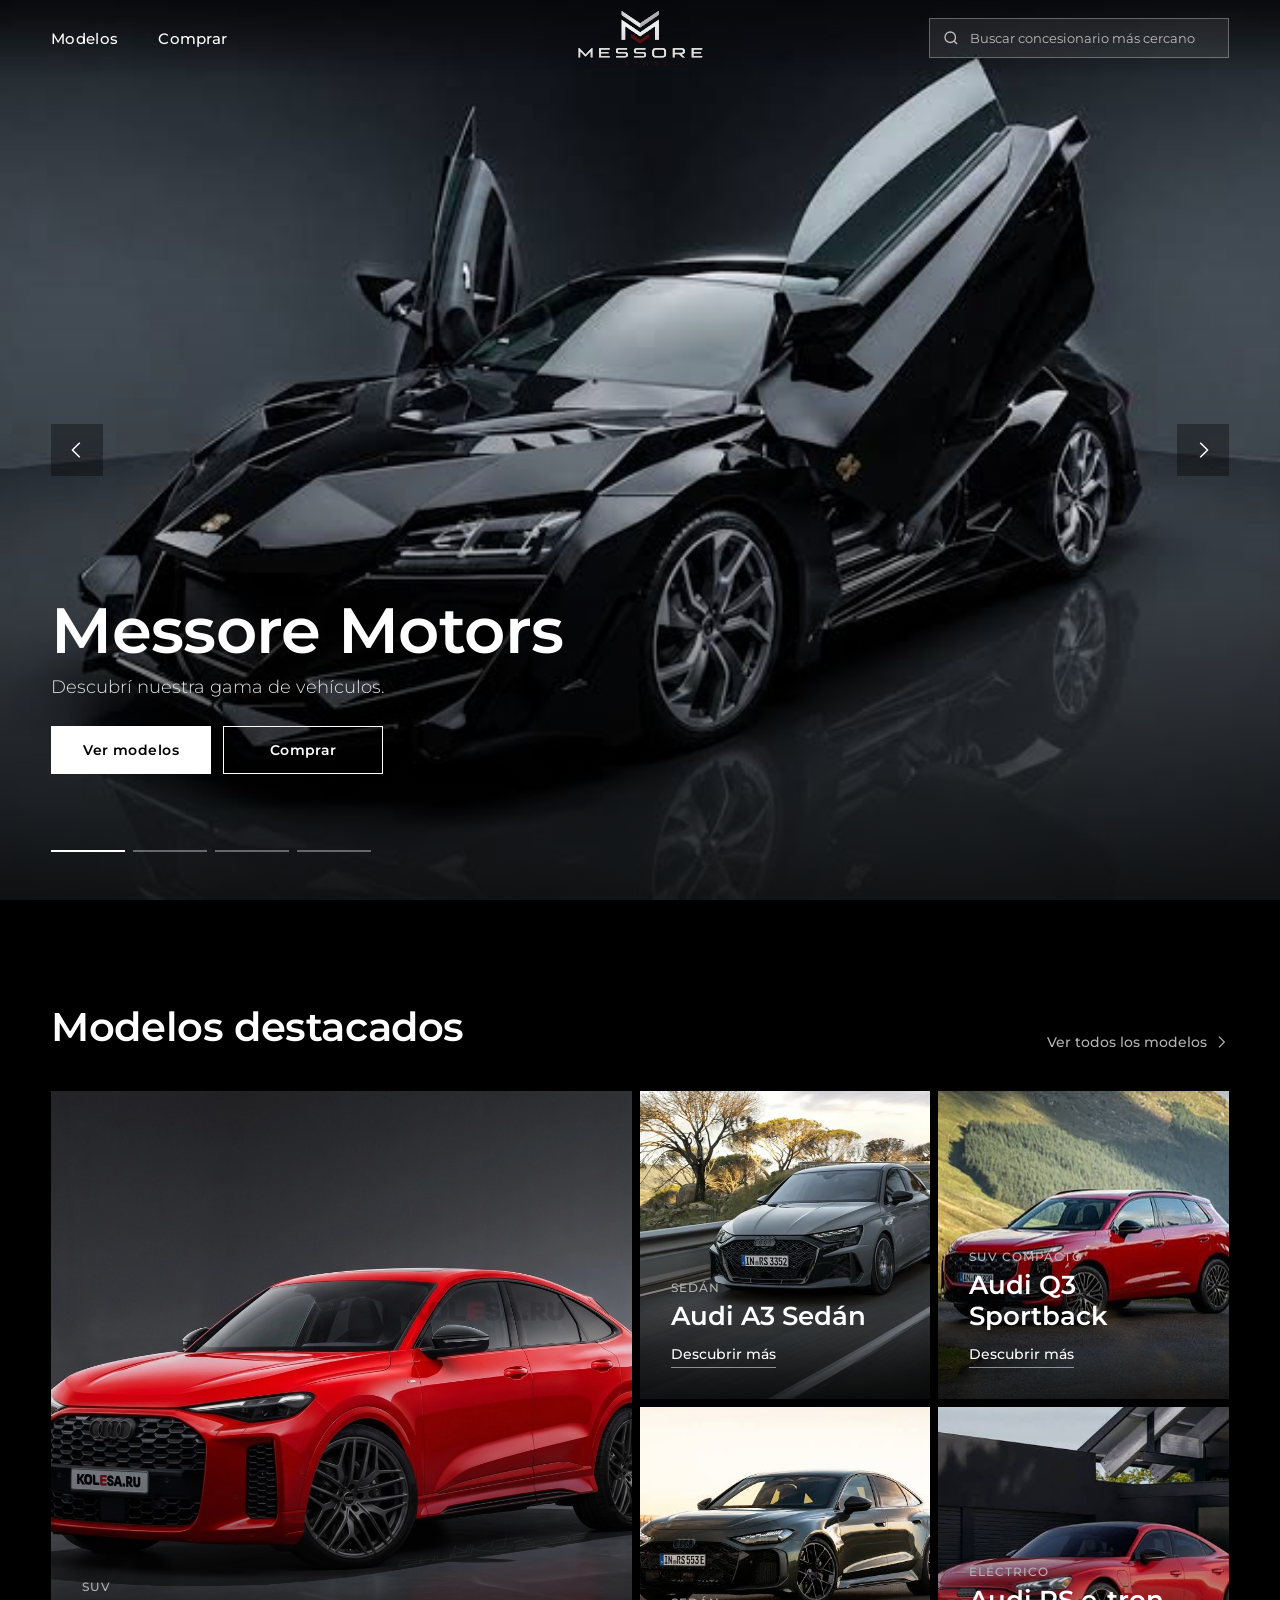
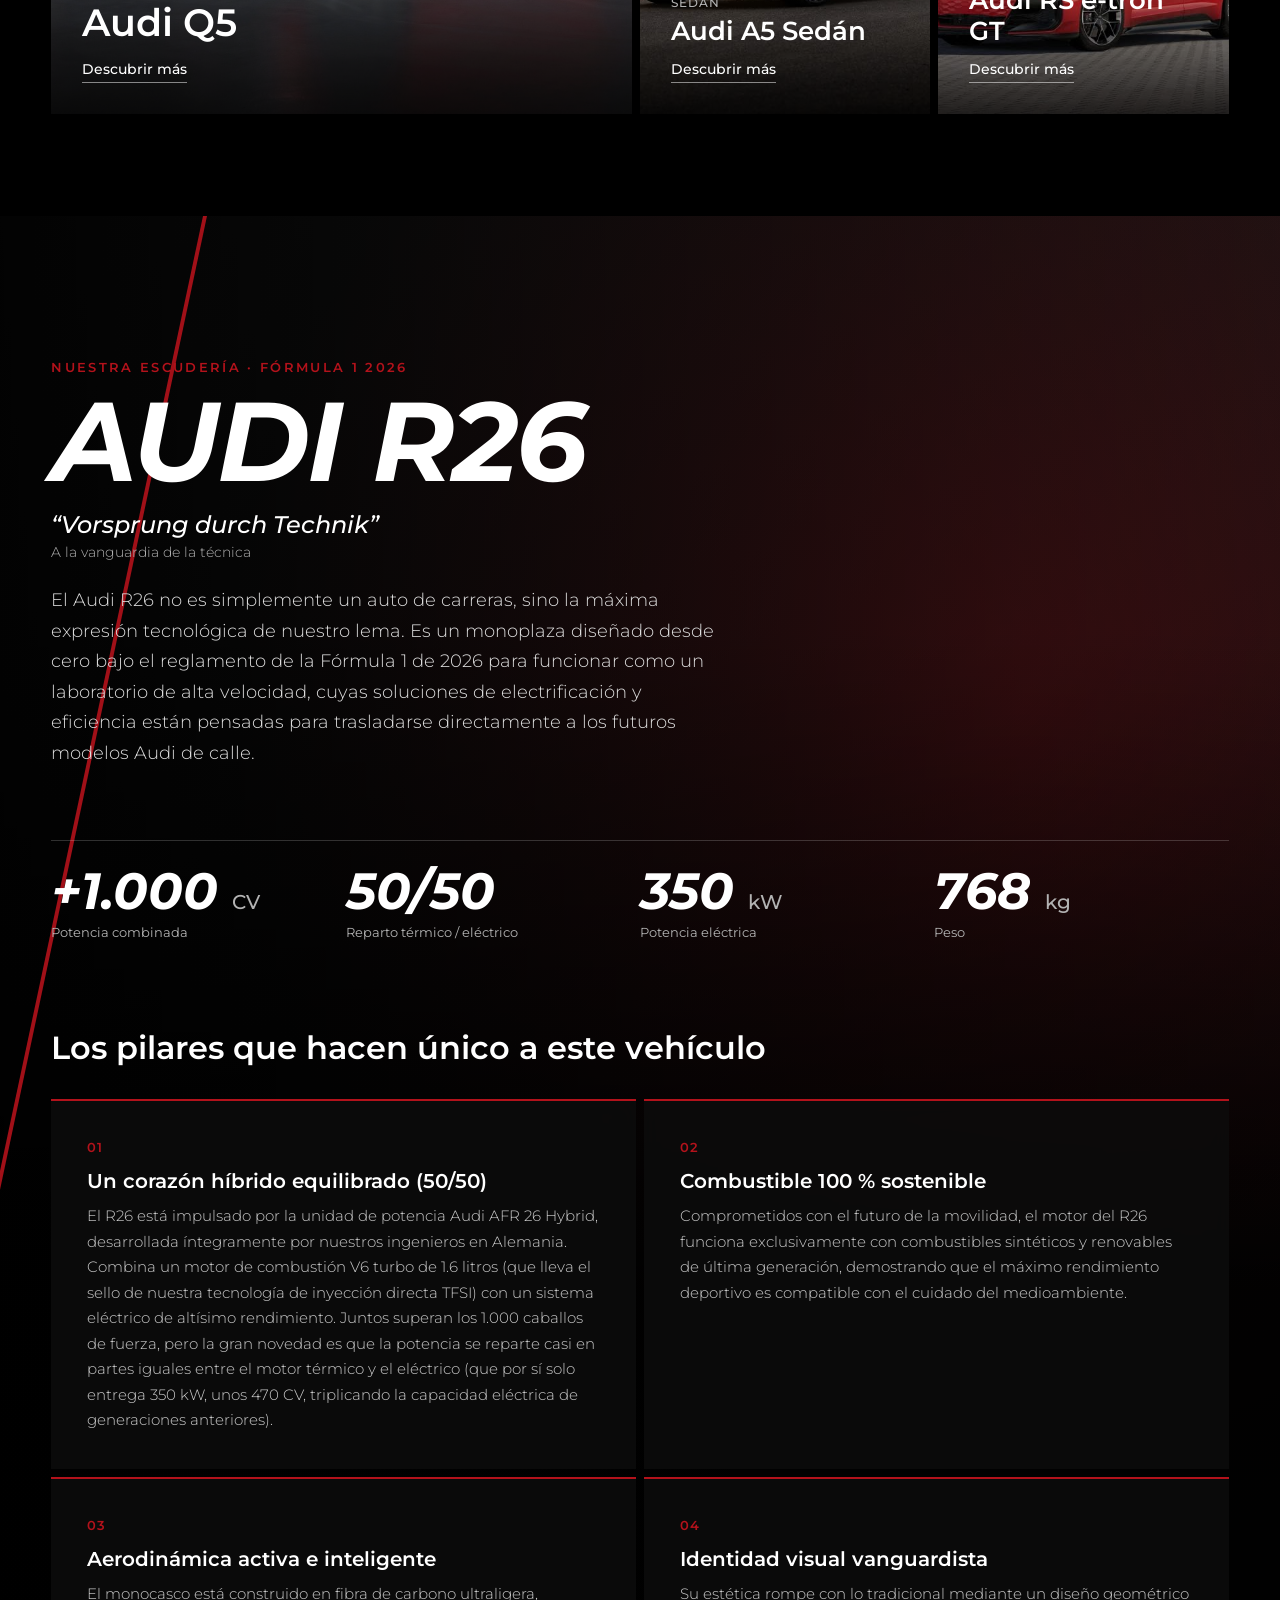
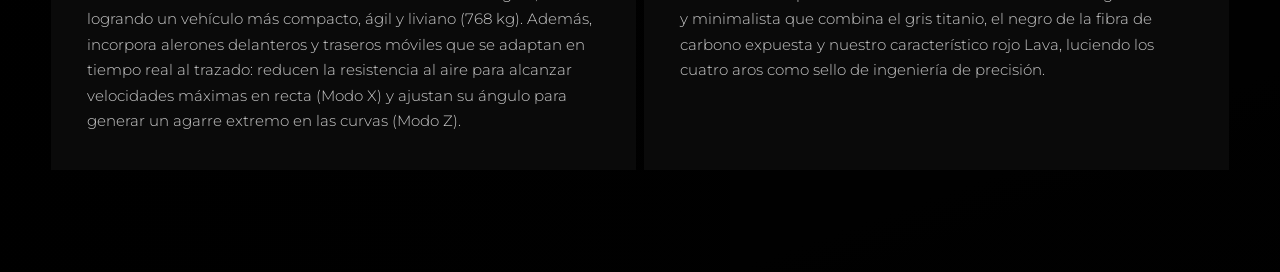
<file: index.html>
<!DOCTYPE html>
<html lang="es">
<head>
    <meta charset="UTF-8">
    <meta name="viewport" content="width=device-width, initial-scale=1.0">
    <title>MESSORE MOTORS</title>
    <link rel="preconnect" href="https://fonts.googleapis.com">
    <link rel="preconnect" href="https://fonts.gstatic.com" crossorigin>
    <link href="https://fonts.googleapis.com/css2?family=Montserrat:wght@300;400;500;600;700&display=swap" rel="stylesheet">
    <link rel="stylesheet" href="css/styles.css">
</head>
<body>

    <!-- Filtro que vuelve transparente el fondo negro del logo -->
    <svg width="0" height="0" style="position:absolute" aria-hidden="true">
        <filter id="logo-knockout" color-interpolation-filters="sRGB">
            <feColorMatrix type="matrix" values="1 0 0 0 0
                                                 0 1 0 0 0
                                                 0 0 1 0 0
                                                 1.3 1.3 1.3 0 -0.3"/>
        </filter>
    </svg>

    <!-- ===== NAVBAR ===== -->
    <header class="navbar" id="navbar">
        <div class="navbar__inner">
            <button class="navbar__toggle" id="navToggle" aria-label="Abrir menú" aria-expanded="false" aria-controls="navMenu">
                <span></span><span></span><span></span>
            </button>

            <nav class="navbar__menu" id="navMenu" aria-label="Principal">
                <a href="#modelos" class="navbar__link">Modelos</a>
                <a href="#comprar" class="navbar__link">Comprar</a>
            </nav>

            <a href="#" class="navbar__logo" aria-label="Messore Motors - Inicio">
                <img src="img/logo-messore-motors.PNG" alt="Messore Motors">
            </a>

            <form class="navbar__search" id="dealerSearch" role="search">
                <label for="dealerQuery" class="visually-hidden">Buscar concesionario más cercano</label>
                <svg class="navbar__search-icon" viewBox="0 0 24 24" aria-hidden="true"><circle cx="11" cy="11" r="7"/><path d="M20 20l-4-4"/></svg>
                <input id="dealerQuery" type="search" placeholder="Buscar concesionario más cercano" autocomplete="off">
            </form>

            <button class="navbar__search-btn" id="dealerSearchBtn" type="button" aria-label="Buscar concesionario más cercano">
                <svg viewBox="0 0 24 24" aria-hidden="true"><circle cx="11" cy="11" r="7"/><path d="M20 20l-4-4"/></svg>
            </button>
        </div>
    </header>

    <!-- ===== HERO / CARRUSEL ===== -->
    <section class="hero" id="hero" aria-roledescription="carrusel" aria-label="Destacados">
        <div class="hero__slides">
            <div class="hero__slide is-active" style="background-image:url('img/hero-1.jfif')" role="group" aria-roledescription="slide" aria-label="1 de 4"></div>
            <div class="hero__slide" style="background-image:url('img/hero-2.jfif')" role="group" aria-roledescription="slide" aria-label="2 de 4"></div>
            <div class="hero__slide" style="background-image:url('img/hero-3.jfif')" role="group" aria-roledescription="slide" aria-label="3 de 4"></div>
            <div class="hero__slide" style="background-image:url('img/hero-4.jfif')" role="group" aria-roledescription="slide" aria-label="4 de 4"></div>
        </div>

        <div class="hero__content">
            <h1 class="hero__title">Messore Motors</h1>
            <p class="hero__subtitle">Descubrí nuestra gama de vehículos.</p>
            <div class="hero__actions">
                <a href="#modelos" class="btn btn--light">Ver modelos</a>
                <a href="#comprar" class="btn btn--outline">Comprar</a>
            </div>
        </div>

        <button class="hero__arrow hero__arrow--prev" id="prevSlide" aria-label="Imagen anterior">
            <svg viewBox="0 0 24 24" aria-hidden="true"><path d="M15 4l-8 8 8 8"/></svg>
        </button>
        <button class="hero__arrow hero__arrow--next" id="nextSlide" aria-label="Imagen siguiente">
            <svg viewBox="0 0 24 24" aria-hidden="true"><path d="M9 4l8 8-8 8"/></svg>
        </button>

        <div class="hero__indicators" id="indicators"></div>
    </section>

    <!-- ===== MODELOS ===== -->
    <section class="models" id="modelos" aria-labelledby="modelsTitle">
        <div class="models__header">
            <h2 class="models__title" id="modelsTitle">Modelos destacados</h2>
            <a href="#modelos" class="models__all">Ver todos los modelos
                <svg viewBox="0 0 24 24" aria-hidden="true"><path d="M9 4l8 8-8 8"/></svg>
            </a>
        </div>

        <div class="models__grid">
            <article class="model-card model-card--featured">
                <img class="model-card__img" src="img/modelos/audi-q5.jpg" alt="Audi Q5" loading="lazy">
                <div class="model-card__body">
                    <span class="model-card__tag">SUV</span>
                    <h3 class="model-card__name">Audi Q5</h3>
                    <a href="modelo.html?id=q5" class="model-card__link">Descubrir más</a>
                </div>
            </article>

            <article class="model-card">
                <img class="model-card__img" src="img/modelos/audi-a3.jpg" alt="Audi A3 Sedán" loading="lazy">
                <div class="model-card__body">
                    <span class="model-card__tag">Sedán</span>
                    <h3 class="model-card__name">Audi A3 Sedán</h3>
                    <a href="modelo.html?id=a3" class="model-card__link">Descubrir más</a>
                </div>
            </article>

            <article class="model-card">
                <img class="model-card__img" src="img/modelos/audi-q3.jfif" alt="Audi Q3 Sportback" loading="lazy">
                <div class="model-card__body">
                    <span class="model-card__tag">SUV compacto</span>
                    <h3 class="model-card__name">Audi Q3 Sportback</h3>
                    <a href="modelo.html?id=q3" class="model-card__link">Descubrir más</a>
                </div>
            </article>

            <article class="model-card">
                <img class="model-card__img" src="img/modelos/audi-a5.jfif" alt="Audi A5 Sedán" loading="lazy">
                <div class="model-card__body">
                    <span class="model-card__tag">Sedán</span>
                    <h3 class="model-card__name">Audi A5 Sedán</h3>
                    <a href="modelo.html?id=a5" class="model-card__link">Descubrir más</a>
                </div>
            </article>

            <article class="model-card">
                <img class="model-card__img" src="img/modelos/audi-rs-etron-gt.jfif" alt="Audi RS e-tron GT" loading="lazy">
                <div class="model-card__body">
                    <span class="model-card__tag">Eléctrico</span>
                    <h3 class="model-card__name">Audi RS e-tron GT</h3>
                    <a href="modelo.html?id=rs-etron-gt" class="model-card__link">Descubrir más</a>
                </div>
            </article>
        </div>
    </section>

    <!-- ===== ESCUDERÍA F1 =====
         Imagen de fondo: img/f1/imgf1escuderia.jpg (se define en css/styles.css, .racing) -->
    <section class="racing" id="escuderia" aria-labelledby="racingTitle">
        <div class="racing__inner">
            <div class="racing__intro">
                <span class="racing__eyebrow">Nuestra escudería · Fórmula 1 2026</span>
                <h2 class="racing__title" id="racingTitle">Audi R26</h2>
                <p class="racing__motto">“Vorsprung durch Technik” <span>A la vanguardia de la técnica</span></p>
                <p class="racing__text">
                    El Audi R26 no es simplemente un auto de carreras, sino la máxima expresión tecnológica de nuestro lema.
                    Es un monoplaza diseñado desde cero bajo el reglamento de la Fórmula 1 de 2026 para funcionar como un
                    laboratorio de alta velocidad, cuyas soluciones de electrificación y eficiencia están pensadas para
                    trasladarse directamente a los futuros modelos Audi de calle.
                </p>
            </div>

            <dl class="racing__stats">
                <div><dt>Potencia combinada</dt><dd>+1.000 <span>CV</span></dd></div>
                <div><dt>Reparto térmico / eléctrico</dt><dd>50/50</dd></div>
                <div><dt>Potencia eléctrica</dt><dd>350 <span>kW</span></dd></div>
                <div><dt>Peso</dt><dd>768 <span>kg</span></dd></div>
            </dl>

            <h3 class="racing__subtitle">Los pilares que hacen único a este vehículo</h3>
            <div class="racing__pillars">
                <article class="racing__pillar">
                    <span class="racing__num">01</span>
                    <h4>Un corazón híbrido equilibrado (50/50)</h4>
                    <p>El R26 está impulsado por la unidad de potencia Audi AFR 26 Hybrid, desarrollada íntegramente por nuestros ingenieros en Alemania. Combina un motor de combustión V6 turbo de 1.6 litros (que lleva el sello de nuestra tecnología de inyección directa TFSI) con un sistema eléctrico de altísimo rendimiento. Juntos superan los 1.000 caballos de fuerza, pero la gran novedad es que la potencia se reparte casi en partes iguales entre el motor térmico y el eléctrico (que por sí solo entrega 350 kW, unos 470 CV, triplicando la capacidad eléctrica de generaciones anteriores).</p>
                </article>
                <article class="racing__pillar">
                    <span class="racing__num">02</span>
                    <h4>Combustible 100 % sostenible</h4>
                    <p>Comprometidos con el futuro de la movilidad, el motor del R26 funciona exclusivamente con combustibles sintéticos y renovables de última generación, demostrando que el máximo rendimiento deportivo es compatible con el cuidado del medioambiente.</p>
                </article>
                <article class="racing__pillar">
                    <span class="racing__num">03</span>
                    <h4>Aerodinámica activa e inteligente</h4>
                    <p>El monocasco está construido en fibra de carbono ultraligera, logrando un vehículo más compacto, ágil y liviano (768 kg). Además, incorpora alerones delanteros y traseros móviles que se adaptan en tiempo real al trazado: reducen la resistencia al aire para alcanzar velocidades máximas en recta (Modo X) y ajustan su ángulo para generar un agarre extremo en las curvas (Modo Z).</p>
                </article>
                <article class="racing__pillar">
                    <span class="racing__num">04</span>
                    <h4>Identidad visual vanguardista</h4>
                    <p>Su estética rompe con lo tradicional mediante un diseño geométrico y minimalista que combina el gris titanio, el negro de la fibra de carbono expuesta y nuestro característico rojo Lava, luciendo los cuatro aros como sello de ingeniería de precisión.</p>
                </article>
            </div>
        </div>
    </section>

    <script src="js/main.js"></script>
</body>
</html>
</file>
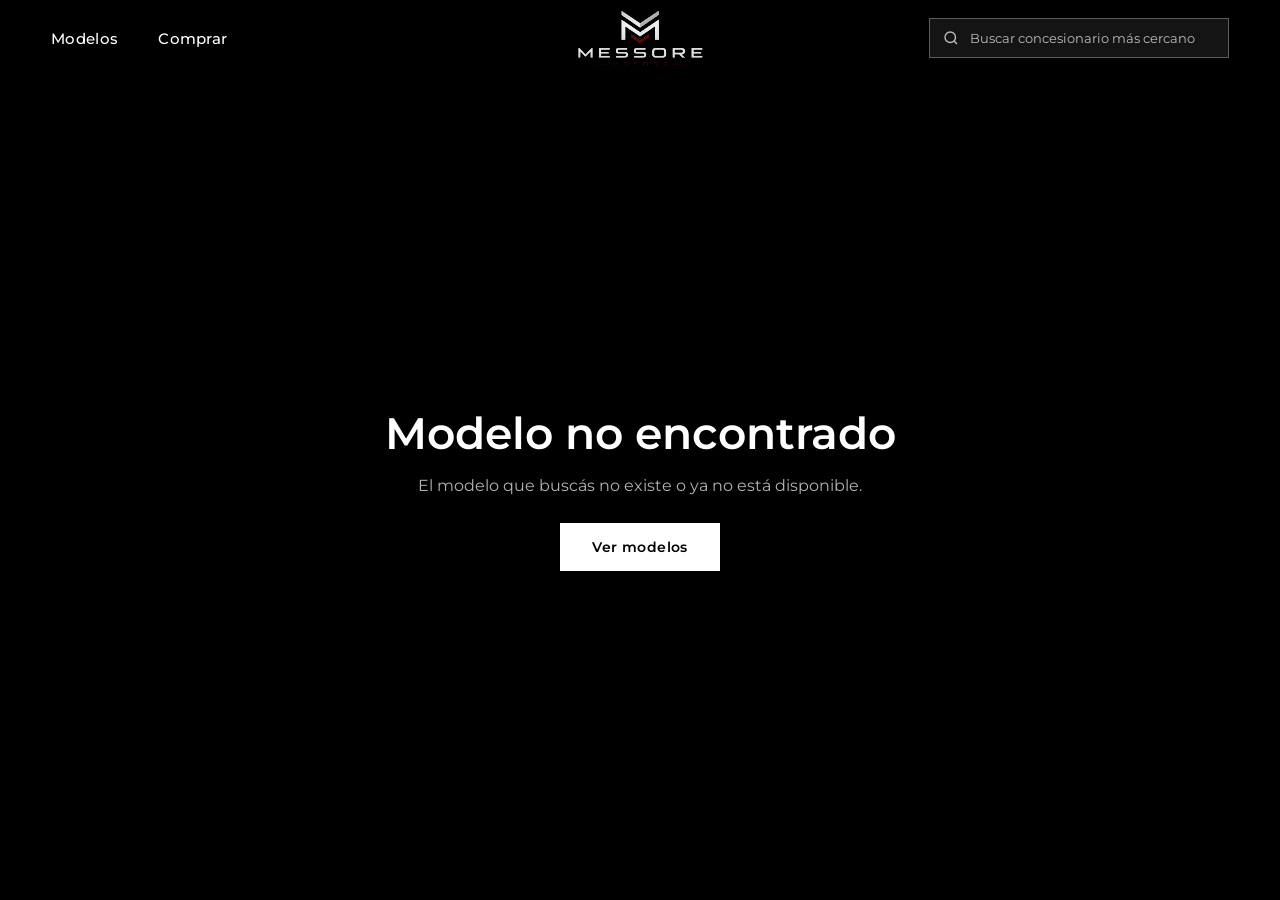
<file: modelo.html>
<!DOCTYPE html>
<html lang="es">
<head>
    <meta charset="UTF-8">
    <meta name="viewport" content="width=device-width, initial-scale=1.0">
    <title>Modelo | MESSORE MOTORS</title>
    <link rel="preconnect" href="https://fonts.googleapis.com">
    <link rel="preconnect" href="https://fonts.gstatic.com" crossorigin>
    <link href="https://fonts.googleapis.com/css2?family=Montserrat:wght@300;400;500;600;700&display=swap" rel="stylesheet">
    <link rel="stylesheet" href="css/styles.css">
</head>
<body>

    <!-- Filtro que vuelve transparente el fondo negro del logo -->
    <svg width="0" height="0" style="position:absolute" aria-hidden="true">
        <filter id="logo-knockout" color-interpolation-filters="sRGB">
            <feColorMatrix type="matrix" values="1 0 0 0 0
                                                 0 1 0 0 0
                                                 0 0 1 0 0
                                                 1.3 1.3 1.3 0 -0.3"/>
        </filter>
    </svg>

    <!-- ===== NAVBAR ===== -->
    <header class="navbar" id="navbar">
        <div class="navbar__inner">
            <button class="navbar__toggle" id="navToggle" aria-label="Abrir menú" aria-expanded="false" aria-controls="navMenu">
                <span></span><span></span><span></span>
            </button>

            <nav class="navbar__menu" id="navMenu" aria-label="Principal">
                <a href="index.html#modelos" class="navbar__link">Modelos</a>
                <a href="index.html#comprar" class="navbar__link">Comprar</a>
            </nav>

            <a href="index.html" class="navbar__logo" aria-label="Messore Motors - Inicio">
                <img src="img/logo-messore-motors.PNG" alt="Messore Motors">
            </a>

            <form class="navbar__search" id="dealerSearch" role="search">
                <label for="dealerQuery" class="visually-hidden">Buscar concesionario más cercano</label>
                <svg class="navbar__search-icon" viewBox="0 0 24 24" aria-hidden="true"><circle cx="11" cy="11" r="7"/><path d="M20 20l-4-4"/></svg>
                <input id="dealerQuery" type="search" placeholder="Buscar concesionario más cercano" autocomplete="off">
            </form>

            <button class="navbar__search-btn" id="dealerSearchBtn" type="button" aria-label="Buscar concesionario más cercano">
                <svg viewBox="0 0 24 24" aria-hidden="true"><circle cx="11" cy="11" r="7"/><path d="M20 20l-4-4"/></svg>
            </button>
        </div>
    </header>

    <main id="modelPage">
        <!-- ===== HERO DEL MODELO ===== -->
        <section class="model-hero" id="mHero" aria-roledescription="carrusel" aria-label="Modelos">
            <h1 class="visually-hidden" id="mPageTitle"></h1>

            <a href="index.html#modelos" class="model-hero__back">
                <svg viewBox="0 0 24 24" aria-hidden="true"><path d="M15 4l-8 8 8 8"/></svg>
                Todos los modelos
            </a>

            <!-- Las slides se generan desde js/modelos-data.js -->
            <div class="model-hero__slides" id="mSlides"></div>

            <button class="hero__arrow hero__arrow--prev" id="mPrev" aria-label="Modelo anterior">
                <svg viewBox="0 0 24 24" aria-hidden="true"><path d="M15 4l-8 8 8 8"/></svg>
            </button>
            <button class="hero__arrow hero__arrow--next" id="mNext" aria-label="Modelo siguiente">
                <svg viewBox="0 0 24 24" aria-hidden="true"><path d="M9 4l8 8-8 8"/></svg>
            </button>

            <nav class="model-hero__tabs" id="mTabs" aria-label="Elegir modelo"></nav>
        </section>

        <div class="model-details" id="mDetails">

        <!-- ===== CIFRAS DESTACADAS ===== -->
        <section class="model-stats" id="mStats" hidden></section>

        <!-- ===== DESCRIPCIÓN ===== -->
        <section class="model-section model-intro" id="mIntro" hidden>
            <h2 class="model-section__title" id="mIntroTitle"></h2>
            <div class="model-intro__text" id="mDescription"></div>
        </section>

        <!-- ===== VENTAJAS ===== -->
        <section class="model-section" id="mFeatures" hidden>
            <h2 class="model-section__title" id="mFeaturesTitle">¿Por qué elegir este modelo?</h2>
            <div class="model-features" id="mFeaturesList"></div>
        </section>

        <!-- ===== FICHA TÉCNICA ===== -->
        <section class="model-section" id="mSpecs" hidden>
            <h2 class="model-section__title">Ficha técnica</h2>
            <dl class="model-specs" id="mSpecsList"></dl>
        </section>

        <!-- ===== GALERÍA ===== -->
        <section class="model-section" id="mGallery" hidden>
            <h2 class="model-section__title">Galería</h2>
            <div class="model-gallery" id="mGalleryGrid"></div>
        </section>

        <!-- ===== AVISO SIN INFO ===== -->
        <section class="model-section model-soon" id="mSoon" hidden>
            <p>Estamos preparando la información completa de este modelo. Mientras tanto, consultanos para conocer precios, versiones y disponibilidad.</p>
        </section>
        </div>

        <!-- ===== CTA ===== -->
        <section class="model-cta" id="consultar">
            <h2 class="model-cta__title" id="mCtaTitle">¿Te interesa este modelo?</h2>
            <p class="model-cta__text">Nuestro equipo te asesora sobre versiones, financiación y disponibilidad.</p>
            <a href="index.html#comprar" class="btn btn--light">Contactar a un asesor</a>
        </section>
    </main>

    <!-- ===== MODELO NO ENCONTRADO ===== -->
    <section class="model-notfound" id="notFound" hidden>
        <h1>Modelo no encontrado</h1>
        <p>El modelo que buscás no existe o ya no está disponible.</p>
        <a href="index.html#modelos" class="btn btn--light">Ver modelos</a>
    </section>

    <script src="js/modelos-data.js"></script>
    <script src="js/main.js"></script>
    <script src="js/modelo.js"></script>
</body>
</html>
</file>
<file: css/styles.css>
/* ===== Variables ===== */
:root {
    --black: #000;
    --white: #fff;
    --red: #b3121b;
    --gray: #b3b3b3;
    --nav-h: 76px;
    --gutter: clamp(16px, 4vw, 56px);
    --ease: cubic-bezier(.75, .02, .5, 1);
}

*,
*::before,
*::after { box-sizing: border-box; margin: 0; padding: 0; }

html { scroll-behavior: smooth; }

body {
    font-family: 'Montserrat', system-ui, sans-serif;
    background: var(--black);
    color: var(--white);
    -webkit-font-smoothing: antialiased;
}

a { color: inherit; text-decoration: none; }
button { font: inherit; color: inherit; background: none; border: 0; cursor: pointer; }

/* ===== NAVBAR ===== */
.navbar {
    position: fixed;
    inset: 0 0 auto 0;
    z-index: 100;
    height: var(--nav-h);
    background: linear-gradient(to bottom, rgba(0,0,0,.6), rgba(0,0,0,0));
    transition: background-color .4s var(--ease), box-shadow .4s var(--ease);
}

.navbar.is-scrolled {
    background-color: var(--black);
    box-shadow: 0 1px 0 rgba(255,255,255,.08);
}

/* 3 columnas: menú | logo centrado | buscador */
.navbar__inner {
    height: 100%;
    padding: 0 var(--gutter);
    display: grid;
    grid-template-columns: 1fr auto 1fr;
    align-items: center;
    gap: 16px;
}

.navbar__menu {
    grid-column: 1;
    grid-row: 1;
    justify-self: start;
    display: flex;
    gap: 40px;
}
.navbar__toggle { grid-column: 1; grid-row: 1; justify-self: start; }
.navbar__logo   { grid-column: 2; grid-row: 1; }
.navbar__search,
.navbar__search-btn { grid-column: 3; grid-row: 1; justify-self: end; }

/* Buscador */
.navbar__search {
    position: relative;
    width: min(100%, 300px);
}
.navbar__search input {
    width: 100%;
    height: 40px;
    padding: 0 14px 0 40px;
    font: inherit;
    font-size: 13px;
    color: var(--white);
    background: rgba(255,255,255,.08);
    border: 1px solid rgba(255,255,255,.3);
    border-radius: 0;
    outline: none;
    transition: border-color .25s, background-color .25s;
}
.navbar__search input::placeholder { color: #bdbdbd; }
.navbar__search input:hover { border-color: rgba(255,255,255,.6); }
.navbar__search input:focus { border-color: var(--white); background: rgba(255,255,255,.14); }
.navbar__search input::-webkit-search-cancel-button { filter: invert(1); }

.navbar__search-icon,
.navbar__search-btn svg {
    width: 18px;
    height: 18px;
    fill: none;
    stroke: currentColor;
    stroke-width: 1.8;
}
.navbar__search-icon {
    position: absolute;
    left: 13px;
    top: 50%;
    transform: translateY(-50%);
    color: #bdbdbd;
    pointer-events: none;
}
.navbar__search-btn {
    display: none;
    width: 40px;
    height: 40px;
    place-items: center;
    margin-right: -10px;
}
.navbar__search-btn svg { width: 22px; height: 22px; }

/* ===== PANEL DEL MAPA ===== */
.dealer-modal {
    position: fixed;
    inset: 0;
    z-index: 200;
    display: grid;
    place-items: center;
    padding: 16px;
}
.dealer-modal__backdrop {
    position: absolute;
    inset: 0;
    background: rgba(0,0,0,.75);
    backdrop-filter: blur(4px);
    -webkit-backdrop-filter: blur(4px);
    animation: fadeIn .25s ease;
}
.dealer-modal__panel {
    position: relative;
    width: min(100%, 960px);
    max-height: calc(100svh - 32px);
    display: flex;
    flex-direction: column;
    gap: 16px;
    padding: clamp(20px, 3vw, 32px);
    background: #0e0e0e;
    border-top: 2px solid var(--red);
    overflow-y: auto;
    animation: panelIn .35s var(--ease);
}
@keyframes fadeIn { from { opacity: 0; } }
@keyframes panelIn { from { opacity: 0; transform: translateY(16px); } }

.dealer-modal__head {
    display: flex;
    align-items: center;
    justify-content: space-between;
    gap: 16px;
}
.dealer-modal__title { font-size: clamp(18px, 2.2vw, 24px); font-weight: 600; }
.dealer-modal__close {
    width: 40px;
    height: 40px;
    display: grid;
    place-items: center;
    margin-right: -8px;
    flex-shrink: 0;
}
.dealer-modal__close svg { width: 22px; height: 22px; fill: none; stroke: var(--white); stroke-width: 1.6; }

.dealer-modal__form {
    display: flex;
    flex-wrap: wrap;
    gap: 8px;
}
.dealer-modal__form input {
    flex: 1 1 260px;
    height: 48px;
    padding: 0 16px;
    font: inherit;
    font-size: 15px;
    color: var(--white);
    background: #1a1a1a;
    border: 1px solid rgba(255,255,255,.25);
    border-radius: 0;
    outline: none;
}
.dealer-modal__form input:focus { border-color: var(--white); }
.dealer-modal__form .btn { min-width: 0; padding: 0 24px; height: 48px; }
.dealer-modal__locate { gap: 8px; }
.dealer-modal__locate svg { width: 18px; height: 18px; fill: none; stroke: currentColor; stroke-width: 1.6; }

.dealer-modal__status { font-size: 14px; color: var(--gray); min-height: 1em; margin: -4px 0; }
.dealer-modal__status:empty { display: none; }

.dealer-modal__map {
    position: relative;
    aspect-ratio: 16 / 9;
    min-height: 280px;
    background: #161616;
}
.dealer-modal__map iframe {
    position: absolute;
    inset: 0;
    width: 100%;
    height: 100%;
    border: 0;
}
.dealer-modal__empty {
    position: absolute;
    inset: 0;
    display: grid;
    place-items: center;
    padding: 24px;
    text-align: center;
    font-size: 15px;
    font-weight: 300;
    color: var(--gray);
}
.dealer-modal__external {
    align-self: flex-start;
    font-size: 14px;
    font-weight: 500;
    padding-bottom: 3px;
    border-bottom: 1px solid rgba(255,255,255,.5);
}
.dealer-modal__external:hover { border-color: var(--white); }

@media (max-width: 1024px) {
    .navbar__menu { gap: 24px; }
    .navbar__search { width: min(100%, 230px); }
    .navbar__search input { font-size: 12px; }
}

.navbar__link {
    position: relative;
    font-size: 15px;
    font-weight: 500;
    letter-spacing: .02em;
    padding: 8px 0;
}

/* Subrayado animado (estilo Audi) */
.navbar__link::after {
    content: "";
    position: absolute;
    left: 0;
    bottom: 0;
    width: 100%;
    height: 2px;
    background: var(--white);
    transform: scaleX(0);
    transform-origin: left;
    transition: transform .3s var(--ease);
}
.navbar__link:hover::after,
.navbar__link:focus-visible::after { transform: scaleX(1); }

/* Logo: recorta el área útil del PNG y elimina el fondo negro */
.navbar__logo {
    display: block;
    width: 130px;
    aspect-ratio: 940 / 430;
    overflow: hidden;
    position: relative;
    z-index: 2;   /* queda visible sobre el menú mobile abierto */
}
.navbar__logo img {
    display: block;
    width: 163.4%;          /* 1536 / 940 */
    margin-left: -31.9%;    /* 300 / 940  */
    margin-top: -30.85%;    /* 290 / 940  */
    filter: url(#logo-knockout);
}

/* Hamburguesa (solo mobile) */
.navbar__toggle {
    display: none;
    width: 28px;
    height: 20px;
    position: relative;
    z-index: 2;
}
.navbar__toggle span {
    position: absolute;
    left: 0;
    width: 100%;
    height: 2px;
    background: var(--white);
    transition: transform .3s var(--ease), opacity .2s;
}
.navbar__toggle span:nth-child(1) { top: 0; }
.navbar__toggle span:nth-child(2) { top: 9px; }
.navbar__toggle span:nth-child(3) { top: 18px; }

.navbar__toggle[aria-expanded="true"] span:nth-child(1) { transform: translateY(9px) rotate(45deg); }
.navbar__toggle[aria-expanded="true"] span:nth-child(2) { opacity: 0; }
.navbar__toggle[aria-expanded="true"] span:nth-child(3) { transform: translateY(-9px) rotate(-45deg); }

/* ===== HERO / CARRUSEL ===== */
.hero {
    position: relative;
    height: 100vh;
    height: 100svh;
    min-height: 480px;
    overflow: hidden;
    background: var(--black);
}

.hero__slide {
    position: absolute;
    inset: 0;
    background-size: cover;
    background-position: center;
    opacity: 0;
    transform: scale(1.06);
    transition: opacity 1s var(--ease), transform 6s linear;
}
.hero__slide.is-active {
    opacity: 1;
    transform: scale(1);
}

/* Oscurecido para legibilidad del texto */
.hero::after {
    content: "";
    position: absolute;
    inset: 0;
    background: linear-gradient(to top, rgba(0,0,0,.75) 0%, rgba(0,0,0,.15) 45%, rgba(0,0,0,0) 70%);
    pointer-events: none;
}

.hero__content {
    position: absolute;
    z-index: 2;
    left: var(--gutter);
    right: var(--gutter);
    bottom: clamp(90px, 14vh, 140px);
    max-width: 640px;
}

.hero__title {
    font-size: clamp(32px, 6vw, 64px);
    font-weight: 600;
    line-height: 1.05;
    letter-spacing: -.01em;
}

.hero__subtitle {
    margin-top: 12px;
    font-size: clamp(15px, 1.6vw, 18px);
    font-weight: 300;
    color: #e5e5e5;
}

.hero__actions {
    margin-top: 28px;
    display: flex;
    flex-wrap: wrap;
    gap: 12px;
}

.btn {
    display: inline-flex;
    align-items: center;
    justify-content: center;
    min-width: 160px;
    padding: 14px 28px;
    font-size: 14px;
    font-weight: 600;
    letter-spacing: .03em;
    border: 1px solid var(--white);
    transition: background-color .25s, color .25s, border-color .25s;
}
.btn--light { background: var(--white); color: var(--black); }
.btn--light:hover { background: var(--red); border-color: var(--red); color: var(--white); }
.btn--outline:hover { background: var(--white); color: var(--black); }

/* Flechas */
.hero__arrow {
    position: absolute;
    z-index: 3;
    top: 50%;
    transform: translateY(-50%);
    width: 52px;
    height: 52px;
    display: grid;
    place-items: center;
    background: rgba(0,0,0,.35);
    transition: background-color .25s;
}
.hero__arrow:hover { background: rgba(0,0,0,.7); }
.hero__arrow--prev { left: var(--gutter); }
.hero__arrow--next { right: var(--gutter); }
.hero__arrow svg {
    width: 22px;
    height: 22px;
    fill: none;
    stroke: var(--white);
    stroke-width: 1.6;
}

/* Indicadores con barra de progreso */
.hero__indicators {
    position: absolute;
    z-index: 3;
    left: var(--gutter);
    right: var(--gutter);
    bottom: 40px;
    display: flex;
    gap: 8px;
    max-width: 320px;
}
.hero__indicator {
    flex: 1;
    height: 18px;
    position: relative;
}
.hero__indicator::before,
.hero__indicator span {
    content: "";
    position: absolute;
    left: 0;
    top: 50%;
    height: 2px;
    margin-top: -1px;
}
.hero__indicator::before { width: 100%; background: rgba(255,255,255,.35); }
.hero__indicator span { width: 0; background: var(--white); }
.hero__indicator.is-done span { width: 100%; }
.hero__indicator.is-active span {
    animation: progress var(--duration, 6s) linear forwards;
}
.hero.is-paused .hero__indicator.is-active span { animation-play-state: paused; }

@keyframes progress { to { width: 100%; } }

/* ===== MODELOS ===== */
.models {
    padding: clamp(56px, 8vw, 112px) var(--gutter);
    background: var(--black);
    scroll-margin-top: var(--nav-h);
}

.models__header {
    display: flex;
    align-items: flex-end;
    justify-content: space-between;
    gap: 16px;
    flex-wrap: wrap;
    margin-bottom: clamp(24px, 4vw, 40px);
}

.models__title {
    font-size: clamp(26px, 3.6vw, 40px);
    font-weight: 600;
    letter-spacing: -.01em;
}

.models__all {
    display: inline-flex;
    align-items: center;
    gap: 6px;
    font-size: 14px;
    font-weight: 500;
    color: var(--gray);
    transition: color .25s;
}
.models__all:hover { color: var(--white); }
.models__all svg { width: 16px; height: 16px; fill: none; stroke: currentColor; stroke-width: 1.8; }

/* Mosaico: 1 destacado grande + 4 chicos */
.models__grid {
    display: grid;
    grid-template-columns: 2fr 1fr 1fr;
    grid-template-rows: repeat(2, clamp(240px, 24vw, 360px));
    gap: 8px;
}

.model-card {
    position: relative;
    overflow: hidden;
    /* Fondo de reemplazo mientras no haya foto */
    background:
        radial-gradient(ellipse at 70% 20%, rgba(179,18,27,.25), transparent 60%),
        linear-gradient(135deg, #1c1c1c, #0b0b0b);
}
.model-card--featured { grid-row: span 2; }

.model-card__img {
    position: absolute;
    inset: 0;
    width: 100%;
    height: 100%;
    object-fit: cover;
    transition: transform .8s var(--ease);
}
.model-card__img.is-missing { display: none; }

.model-card::after {
    content: "";
    position: absolute;
    inset: 0;
    background: linear-gradient(to top, rgba(0,0,0,.8) 0%, rgba(0,0,0,0) 55%);
    pointer-events: none;
}

.model-card:hover .model-card__img { transform: scale(1.05); }

.model-card__body {
    position: absolute;
    z-index: 1;
    left: 0;
    right: 0;
    bottom: 0;
    padding: clamp(18px, 2.4vw, 32px);
}

.model-card__tag {
    font-size: 12px;
    font-weight: 500;
    letter-spacing: .08em;
    text-transform: uppercase;
    color: var(--gray);
}

.model-card__name {
    margin-top: 4px;
    font-size: clamp(20px, 2vw, 26px);
    font-weight: 600;
}
.model-card--featured .model-card__name { font-size: clamp(26px, 3vw, 40px); }

.model-card__link {
    display: inline-block;
    margin-top: 14px;
    padding-bottom: 4px;
    font-size: 14px;
    font-weight: 500;
    border-bottom: 1px solid rgba(255,255,255,.5);
    transition: border-color .25s;
}
.model-card__link:hover { border-color: var(--white); }

/* Toda la tarjeta es clickeable */
.model-card__link::before {
    content: "";
    position: absolute;
    inset: 0;
    z-index: 1;
}
.model-card__link:focus-visible { outline: none; }
.model-card:has(.model-card__link:focus-visible) { outline: 2px solid var(--white); outline-offset: 2px; }

@media (max-width: 1024px) {
    .models__grid {
        grid-template-columns: 1fr 1fr;
        grid-template-rows: none;
        grid-auto-rows: clamp(220px, 34vw, 320px);
    }
    .model-card--featured { grid-column: span 2; grid-row: auto; }
}

/* ===== ESCUDERÍA F1 ===== */
.racing {
    position: relative;
    isolation: isolate;
    padding: clamp(80px, 11vw, 150px) var(--gutter) clamp(64px, 8vw, 112px);
    overflow: hidden;
    /* Imagen de fondo + fondo de reemplazo si no carga */
    background:
        url('../img/f1/imgf1escuderia.jpg') center top / cover no-repeat,
        radial-gradient(ellipse at 80% 30%, rgba(179,18,27,.35), transparent 55%),
        linear-gradient(160deg, #1a1a1a, #050505);
    scroll-margin-top: var(--nav-h);
}

/* Efecto parallax suave solo en computadoras */
@media (hover: hover) and (min-width: 1025px) {
    .racing { background-attachment: fixed, scroll, scroll; }
}

/* Oscurecido: deja ver la foto arriba a la derecha y oscurece donde hay texto */
.racing::before {
    content: "";
    position: absolute;
    inset: 0;
    z-index: -1;
    background:
        linear-gradient(90deg, rgba(0,0,0,.9) 0%, rgba(0,0,0,.55) 50%, rgba(0,0,0,.2) 100%),
        linear-gradient(to bottom, rgba(0,0,0,0) 25%, rgba(0,0,0,.92) 65%);
}

/* Franja roja diagonal de acento */
.racing::after {
    content: "";
    position: absolute;
    z-index: -1;
    top: 0;
    bottom: 0;
    left: calc(var(--gutter) - 24px);
    width: 4px;
    background: var(--red);
    transform: skewX(-12deg);
    opacity: .9;
}

.racing__inner { max-width: 1280px; }
.racing__intro { max-width: 680px; }

.racing__eyebrow {
    display: inline-block;
    font-size: 13px;
    font-weight: 600;
    letter-spacing: .18em;
    text-transform: uppercase;
    color: var(--red);
}

.racing__title {
    margin-top: 12px;
    font-size: clamp(48px, 9vw, 112px);
    font-weight: 700;
    line-height: .95;
    letter-spacing: -.02em;
    text-transform: uppercase;
    font-style: italic;
}

.racing__motto {
    margin-top: 16px;
    font-size: clamp(18px, 2vw, 24px);
    font-weight: 500;
    font-style: italic;
}
.racing__motto span {
    display: block;
    margin-top: 4px;
    font-size: 14px;
    font-weight: 300;
    font-style: normal;
    color: var(--gray);
}

.racing__text {
    margin-top: 24px;
    font-size: clamp(16px, 1.4vw, 18px);
    font-weight: 300;
    line-height: 1.7;
    color: #ddd;
}

/* Cifras */
.racing__stats {
    display: grid;
    grid-template-columns: repeat(4, 1fr);
    margin-top: clamp(40px, 6vw, 72px);
    border-top: 1px solid rgba(255,255,255,.18);
}
.racing__stats > div {
    padding: 24px 24px 0 0;
    display: flex;
    flex-direction: column-reverse;
    justify-content: flex-end;
    gap: 8px;
}
.racing__stats dt { font-size: 13px; color: var(--gray); }
.racing__stats dd {
    font-size: clamp(30px, 4vw, 52px);
    font-weight: 700;
    font-style: italic;
    line-height: 1;
}
.racing__stats dd span { font-size: .4em; font-weight: 500; font-style: normal; color: var(--gray); }

/* Pilares */
.racing__subtitle {
    margin: clamp(56px, 7vw, 88px) 0 clamp(20px, 3vw, 32px);
    font-size: clamp(22px, 2.6vw, 32px);
    font-weight: 600;
}
.racing__pillars {
    display: grid;
    grid-template-columns: repeat(2, 1fr);
    gap: 8px;
}
.racing__pillar {
    padding: clamp(24px, 3vw, 36px);
    background: rgba(14,14,14,.78);
    backdrop-filter: blur(10px);
    -webkit-backdrop-filter: blur(10px);
    border-top: 2px solid var(--red);
}
.racing__num {
    font-size: 13px;
    font-weight: 600;
    letter-spacing: .08em;
    color: var(--red);
}
.racing__pillar h4 {
    margin: 12px 0 10px;
    font-size: clamp(18px, 1.6vw, 21px);
    font-weight: 600;
}
.racing__pillar p {
    font-size: 15px;
    font-weight: 300;
    line-height: 1.7;
    color: #ccc;
}

@media (max-width: 1024px) {
    .racing__stats { grid-template-columns: repeat(2, 1fr); row-gap: 8px; }
    .racing__pillars { grid-template-columns: 1fr; }
}

@media (max-width: 768px) {
    .racing { background-size: auto 70vh, auto, auto; }
    .racing::before {
        background: linear-gradient(to bottom, rgba(0,0,0,.45) 0%, rgba(0,0,0,.85) 40%, rgba(0,0,0,.96) 70%);
    }
    .racing::after { left: 6px; width: 3px; }
}

/* ===== PÁGINA DE MODELO ===== */
[hidden] { display: none !important; }

.visually-hidden {
    position: absolute;
    width: 1px;
    height: 1px;
    overflow: hidden;
    clip: rect(0 0 0 0);
    white-space: nowrap;
}

/* Carrusel manual de modelos */
.model-hero {
    --tabs-h: 56px;
    position: relative;
    height: 100vh;
    height: 100svh;
    min-height: 600px;
    overflow: hidden;
    background: var(--black);
}

.model-hero__slide {
    position: absolute;
    inset: 0;
    isolation: isolate;
    opacity: 0;
    visibility: hidden;
    transition: opacity .8s var(--ease), visibility 0s .8s;
}
.model-hero__slide.is-active {
    opacity: 1;
    visibility: visible;
    transition: opacity .8s var(--ease), visibility 0s;
}
.model-hero__slide::after {
    content: "";
    position: absolute;
    inset: 0;
    z-index: 1;
    background: linear-gradient(to top, rgba(0,0,0,.9) 0%, rgba(0,0,0,.25) 50%, rgba(0,0,0,.4) 100%);
    pointer-events: none;
}

.model-hero__img {
    position: absolute;
    inset: 0;
    width: 100%;
    height: 100%;
    object-fit: cover;
    transform: scale(1.08);
    transition: transform 1.4s var(--ease);
}
.model-hero__slide.is-active .model-hero__img { transform: scale(1); }

.model-hero__content {
    position: absolute;
    z-index: 2;
    left: var(--gutter);
    right: var(--gutter);
    bottom: calc(var(--tabs-h) + clamp(32px, 7vh, 72px));
    opacity: 0;
    transform: translateY(24px);
    transition: opacity .6s var(--ease), transform .6s var(--ease);
}
.model-hero__slide.is-active .model-hero__content {
    opacity: 1;
    transform: none;
    transition-delay: .25s;
}

.model-hero__back {
    position: absolute;
    z-index: 3;
    top: calc(var(--nav-h) + 12px);
    left: var(--gutter);
    display: inline-flex;
    align-items: center;
    gap: 6px;
    font-size: 14px;
    color: var(--gray);
    transition: color .25s;
}

/* Pestañas con los nombres de los modelos */
.model-hero__tabs {
    position: absolute;
    z-index: 3;
    left: 0;
    right: 0;
    bottom: 0;
    height: var(--tabs-h);
    display: flex;
    padding: 0 var(--gutter);
    border-top: 1px solid rgba(255,255,255,.15);
    background: rgba(0,0,0,.45);
    backdrop-filter: blur(8px);
    -webkit-backdrop-filter: blur(8px);
    overflow-x: auto;
    scrollbar-width: none;
}
.model-hero__tabs::-webkit-scrollbar { display: none; }

.model-hero__tab {
    position: relative;
    flex: 1 0 auto;
    padding: 0 20px;
    font-size: 14px;
    font-weight: 500;
    white-space: nowrap;
    color: var(--gray);
    transition: color .25s;
}
.model-hero__tab:hover { color: var(--white); }
.model-hero__tab::after {
    content: "";
    position: absolute;
    left: 0;
    right: 0;
    top: -1px;
    height: 2px;
    background: var(--white);
    transform: scaleX(0);
    transition: transform .4s var(--ease);
}
.model-hero__tab[aria-current="true"] { color: var(--white); }
.model-hero__tab[aria-current="true"]::after { transform: scaleX(1); }

/* Fundido del contenido al cambiar de modelo */
.model-details.is-changing { animation: detailsIn .6s var(--ease); }
@keyframes detailsIn { from { opacity: 0; transform: translateY(12px); } }
.model-hero__back:hover { color: var(--white); }
.model-hero__back svg { width: 16px; height: 16px; fill: none; stroke: currentColor; stroke-width: 1.8; }

.model-hero__tag {
    display: block;
    font-size: 13px;
    font-weight: 500;
    letter-spacing: .1em;
    text-transform: uppercase;
    color: var(--gray);
}
.model-hero__title {
    margin-top: 6px;
    font-size: clamp(36px, 7vw, 80px);
    font-weight: 600;
    line-height: 1.02;
    letter-spacing: -.015em;
}
.model-hero__slogan {
    margin-top: 10px;
    max-width: 640px;
    font-size: clamp(16px, 1.8vw, 20px);
    font-weight: 300;
    color: #e5e5e5;
}
.model-hero__price {
    margin-top: 18px;
    font-size: clamp(18px, 2vw, 24px);
    font-weight: 600;
}
.model-hero__note {
    margin-top: 4px;
    font-size: 12px;
    color: var(--gray);
}

/* Ventajas */
.model-features {
    display: grid;
    grid-template-columns: repeat(auto-fit, minmax(240px, 1fr));
    gap: 8px;
}
.model-features__item {
    padding: clamp(24px, 3vw, 36px);
    background: #111;
    border-top: 2px solid var(--red);
}
.model-features__num {
    font-size: 13px;
    font-weight: 600;
    color: var(--red);
    letter-spacing: .08em;
}
.model-features__title {
    margin: 12px 0 10px;
    font-size: 20px;
    font-weight: 600;
}
.model-features__text {
    font-size: 15px;
    font-weight: 300;
    line-height: 1.65;
    color: #ccc;
}

/* Cifras destacadas */
.model-stats {
    display: grid;
    grid-template-columns: repeat(auto-fit, minmax(180px, 1fr));
    border-bottom: 1px solid rgba(255,255,255,.12);
    padding: 0 var(--gutter);
}
.model-stats__item {
    padding: clamp(28px, 4vw, 48px) 24px clamp(28px, 4vw, 48px) 0;
}
.model-stats__value {
    font-size: clamp(32px, 4vw, 52px);
    font-weight: 600;
    line-height: 1;
}
.model-stats__unit {
    font-size: .4em;
    font-weight: 500;
    color: var(--gray);
}
.model-stats__label {
    margin-top: 10px;
    font-size: 14px;
    color: var(--gray);
}

/* Secciones genéricas */
.model-section {
    padding: clamp(48px, 7vw, 96px) var(--gutter);
    border-bottom: 1px solid rgba(255,255,255,.12);
}
.model-section__title {
    font-size: clamp(24px, 3vw, 36px);
    font-weight: 600;
    margin-bottom: clamp(20px, 3vw, 36px);
}

.model-intro {
    display: grid;
    grid-template-columns: 1fr 1.4fr;
    gap: clamp(24px, 5vw, 80px);
}
.model-intro .model-section__title { margin-bottom: 0; }
.model-intro__text p {
    font-size: clamp(16px, 1.4vw, 18px);
    font-weight: 300;
    line-height: 1.7;
    color: #ddd;
}
.model-intro__text p + p { margin-top: 1em; }

/* Ficha técnica */
.model-specs {
    display: grid;
    grid-template-columns: repeat(2, 1fr);
    column-gap: clamp(24px, 5vw, 80px);
}
.model-specs__row {
    display: flex;
    justify-content: space-between;
    gap: 16px;
    padding: 16px 0;
    border-bottom: 1px solid rgba(255,255,255,.12);
    font-size: 15px;
}
.model-specs__row dt { color: var(--gray); }
.model-specs__row dd { text-align: right; font-weight: 500; }

/* Galería */
.model-gallery {
    display: grid;
    grid-template-columns: repeat(auto-fill, minmax(280px, 1fr));
    gap: 8px;
}
.model-gallery img {
    width: 100%;
    aspect-ratio: 16 / 10;
    object-fit: cover;
    display: block;
}

.model-soon p {
    max-width: 640px;
    font-size: 17px;
    font-weight: 300;
    line-height: 1.7;
    color: #ddd;
}

/* CTA final */
.model-cta {
    padding: clamp(56px, 8vw, 112px) var(--gutter);
    text-align: center;
    background:
        radial-gradient(ellipse at 50% 0%, rgba(179,18,27,.22), transparent 65%),
        #0b0b0b;
    scroll-margin-top: var(--nav-h);
}
.model-cta__title {
    font-size: clamp(24px, 3.4vw, 40px);
    font-weight: 600;
}
.model-cta__text {
    margin: 12px auto 28px;
    max-width: 520px;
    font-weight: 300;
    color: #ddd;
}

.model-notfound {
    min-height: 100vh;
    min-height: 100svh;
    display: flex;
    flex-direction: column;
    align-items: center;
    justify-content: center;
    gap: 16px;
    padding: var(--nav-h) var(--gutter) 0;
    text-align: center;
}
.model-notfound h1 { font-size: clamp(28px, 4vw, 44px); font-weight: 600; }
.model-notfound p { color: var(--gray); margin-bottom: 12px; }

@media (max-width: 768px) {
    .model-intro { grid-template-columns: 1fr; }
    .model-specs { grid-template-columns: 1fr; }
    .model-stats { grid-template-columns: repeat(2, 1fr); }
}

/* ===== RESPONSIVE ===== */
@media (max-width: 768px) {
    :root { --nav-h: 64px; }

    .navbar__toggle { display: block; }
    .navbar__search { display: none; }
    .navbar__search-btn { display: grid; }
    .dealer-modal { padding: 0; place-items: stretch; }
    .dealer-modal__panel { max-height: 100svh; height: 100svh; border-top: 0; }
    .dealer-modal__map { flex: 1; aspect-ratio: auto; }
    .dealer-modal__form .btn { flex: 1; }
    .navbar__logo { width: 110px; }

    .navbar__menu {
        position: fixed;
        inset: 0;
        flex-direction: column;
        justify-content: center;
        gap: 8px;
        padding: 0 var(--gutter);
        background: var(--black);
        opacity: 0;
        visibility: hidden;
        transition: opacity .35s var(--ease), visibility .35s;
    }
    .navbar__menu.is-open { opacity: 1; visibility: visible; }

    .navbar__link {
        font-size: 28px;
        font-weight: 600;
        padding: 14px 0;
        border-bottom: 1px solid rgba(255,255,255,.12);
    }
    .navbar__link::after { display: none; }

    .hero__arrow { display: none; }
    .hero__indicators { max-width: none; bottom: 28px; }
    .btn { flex: 1; min-width: 0; }

    /* Modelos: carrusel deslizable con el dedo */
    .models { padding-right: 0; }
    .models__header { padding-right: var(--gutter); }
    .models__grid {
        display: flex;
        overflow-x: auto;
        scroll-snap-type: x mandatory;
        scrollbar-width: none;
        padding-right: var(--gutter);
        scroll-padding-left: 0;
    }
    .models__grid::-webkit-scrollbar { display: none; }
    .model-card,
    .model-card--featured {
        flex: 0 0 82%;
        height: 420px;
        scroll-snap-align: start;
    }
}

@media (prefers-reduced-motion: reduce) {
    .hero__slide { transition: opacity .3s; transform: none !important; }
    html { scroll-behavior: auto; }
}
</file>
